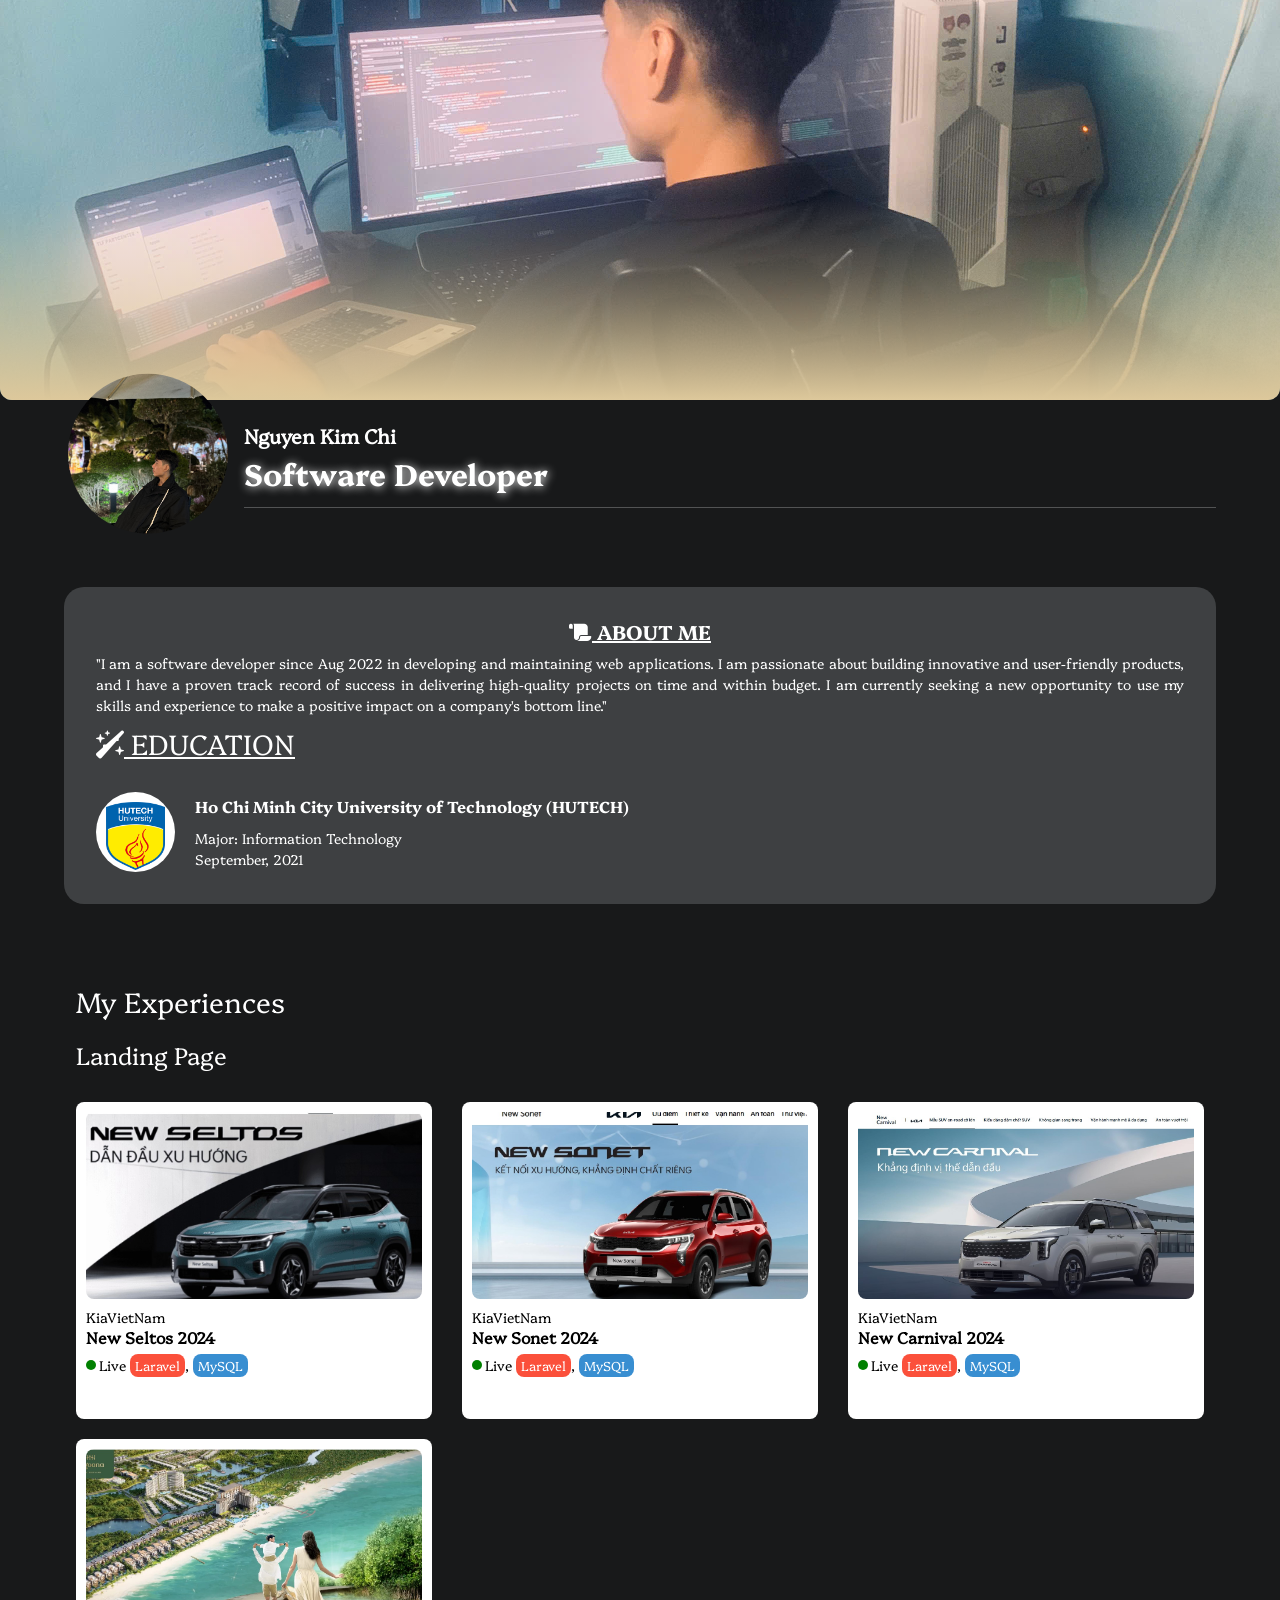
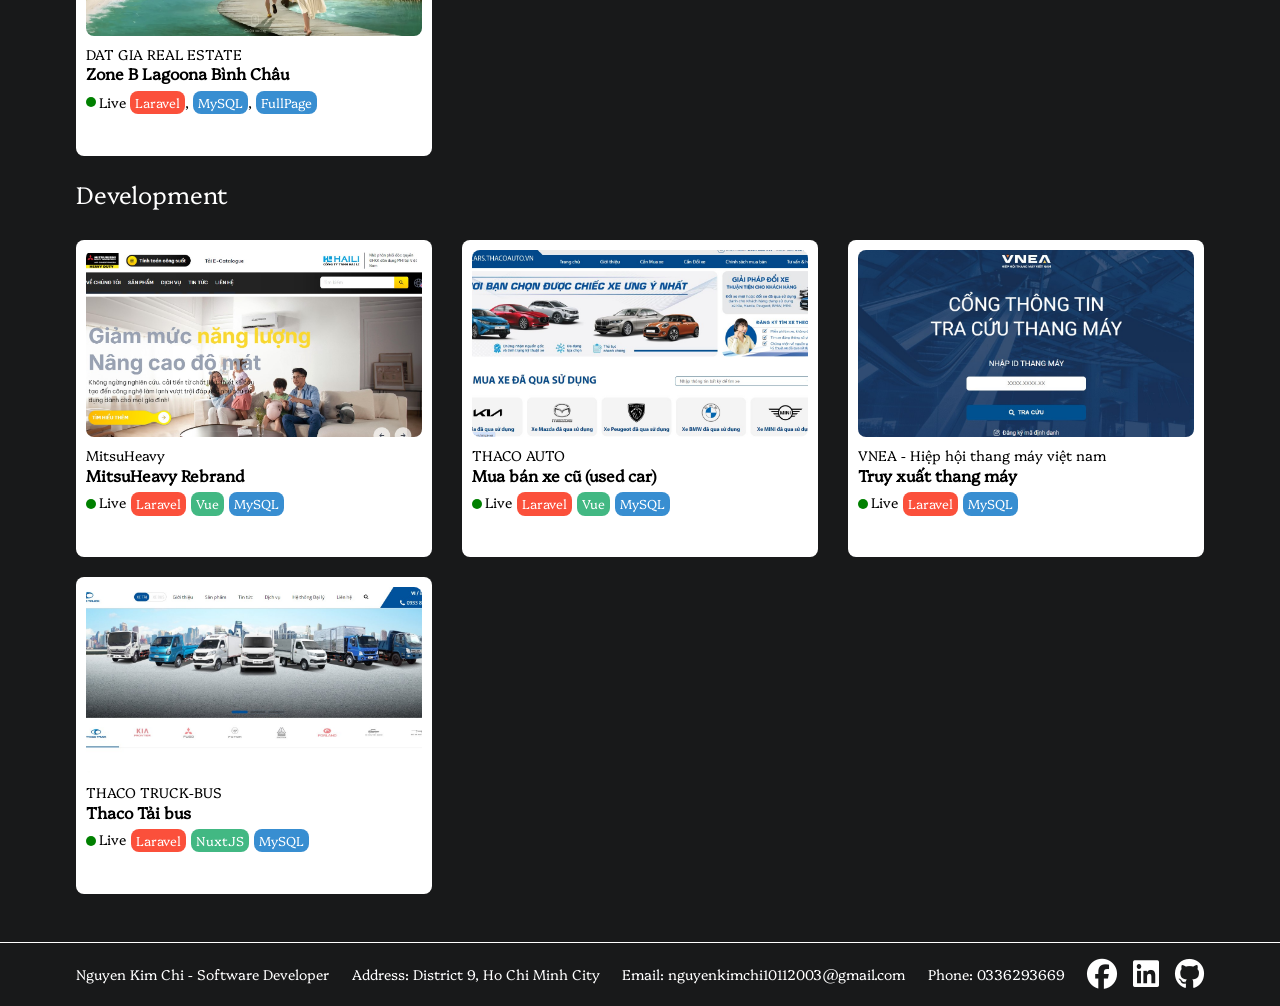
<file: index.html>
<!DOCTYPE html>
<html lang="en">

<head>
  <meta charset="UTF-8" />
  <meta name="viewport" content="width=device-width, initial-scale=1.0" />
  <title>Nguyễn Kim Chí - Developer</title>
  <link rel="icon" type="image/x-icon" href="./asset/images/avatar.jpg">
  <link rel="stylesheet" href="https://cdnjs.cloudflare.com/ajax/libs/font-awesome/6.5.2/css/all.min.css"
    integrity="sha512-SnH5WK+bZxgPHs44uWIX+LLJAJ9/2PkPKZ5QiAj6Ta86w+fsb2TkcmfRyVX3pBnMFcV7oQPJkl9QevSCWr3W6A=="
    crossorigin="anonymous" referrerpolicy="no-referrer" />
  <link rel="stylesheet" href="https://cdn.jsdelivr.net/npm/bootstrap@5.3.3/dist/css/bootstrap.min.css"
    integrity="sha384-QWTKZyjpPEjISv5WaRU9OFeRpok6YctnYmDr5pNlyT2bRjXh0JMhjY6hW+ALEwIH" crossorigin="anonymous">
  <script src="./asset/libs/jquery.js"></script>
  <link rel="stylesheet" href="./asset/css/common.css">
</head>

<body>
  <!-- <header>
    <div class="container">
      <ul class="header-menu">
        <li>
          <a href="projects.html">Projects</a>
        </li>
        <li>
          <a href="documents.html">Documents</a>
        </li>
        <li>
          <a href="services.html">Services</a>
        </li>
        <li>
          <a href="contact.html">Contact</a>
        </li>
      </ul>
    </div>
  </header> -->
  <section class="no-mg-top">
    <div class="container banner-header w-100">
      <img src="./asset/images/background-6.jpg" alt="banner">
      <div class="bg-linear"></div>
    </div>

    <div class="container body-content-top">
      <div class="border-radius-circle avatar">
        <img src="./asset/images/avatar.jpg" alt="avatar">
      </div>

      <div class="content-box-top">
        <a href="https://www.facebook.com/undefined.200114071004/" class="user-name" target="_blank"
          title="facebook">Nguyen Kim Chi</a>
        <h3 class="title-head">Software Developer</h3>
        <hr>
        <!-- <a class="get-latest-cv" href="./asset//files//" download="CV_NGUYEN_KIM_CHI.pdf"><i class="fa-solid fa-file-arrow-down"></i> Get my latest CV</a> -->
      </div>
    </div>
  </section>

  <section class="pb-32">
    <div class="container bg-color-wash container-body-content">
      <div class="body-content">
        <article class="">
          <h4 class="header-section"><i class="fa-solid fa-scroll"></i> About me</h4>
          <p>
            "I am a software developer since Aug 2022 in developing and maintaining web applications.
            I am passionate about building innovative and user-friendly products,
            and I have a proven track record of success in delivering high-quality projects on time and within budget.
            I am currently seeking a new opportunity to use my skills and experience to make a positive impact on a
            company's bottom line."
          </p>
        </article>
        <h3 class="text-underline"><i class="fa-solid fa-wand-sparkles"></i> EDUCATION</h3>
        <div class="edu-row-content">
          <a href="https://www.hutech.edu.vn/" target="_blank" class="logo-edu"><img
              src="./asset/images/logo-hutech.png" alt="logo Hutech">
          </a>
          <div class="edu-right-content">
            <a href="https://www.hutech.edu.vn/" target="_blank" class="Platypi-Bold mb-10" title="HCMUT">Ho Chi Minh
              City
              University of Technology (HUTECH)</a>
            <p>Major: Information Technology</p>
            <p>September, 2021</p>
          </div>
        </div>
      </div>
    </div>
  </section>

  <section id="projects">
    <div class="container">
      <h3>My Experiences</h3>
      <br>
      <h4>Landing Page</h4>

      <ul class="list-layout">
        <li>
          <div class="card-project">
            <div class="card-thumb">
              <img src="./asset/images/projects/seltos-banner.jpg" alt="newseltos-banner">
              <a href="https://newseltos.kiavietnam.com.vn" target="__blank" class="layer-link">
                <i class="fa-solid fa-link"></i>
              </a>
            </div>
            <div class="card-body cusor-pointer">
              <h3 class="fs-14px">KiaVietNam</h3>
              <h4 class="fs-16px fw-bold">New Seltos 2024</h4>
              <div class="fs-14px" style="margin-top: 5px;">
                <span class="dot">Live</span>
                <span class="tag-item laravel">Laravel</span>,
                <span class="tag-item mysql">MySQL</span>
              </div>
            </div>
          </div>
        </li>
        <li>
          <div class="card-project">
            <div class="card-thumb">
              <img src="./asset/images/projects/new-sonet.jpg" alt="newsonet-banner">
              <a href="https://newsonet.kiavietnam.com.vn" target="__blank" class="layer-link">
                <i class="fa-solid fa-link"></i>
              </a>
            </div>
            <div class="card-body cusor-pointer">
              <h3 class="fs-14px">KiaVietNam</h3>
              <h4 class="fs-16px fw-bold">New Sonet 2024</h4>
              <div class="fs-14px" style="margin-top: 5px;">
                <span class="dot">Live</span>
                <span class="tag-item laravel">Laravel</span>,
                <span class="tag-item mysql">MySQL</span>
              </div>
            </div>
          </div>
        </li>
        <li>
          <div class="card-project">
            <div class="card-thumb">
              <img src="./asset/images/projects/new-carnival.jpg" alt="carnival-banner">
              <a href="https://newcarnival.kiavietnam.com.vn" target="__blank" class="layer-link">
                <i class="fa-solid fa-link"></i>
              </a>
            </div>
            <div class="card-body cusor-pointer">
              <h3 class="fs-14px">KiaVietNam</h3>
              <h4 class="fs-16px fw-bold">New Carnival 2024</h4>
              <div class="fs-14px" style="margin-top: 5px;">
                <span class="dot">Live</span>
                <span class="tag-item laravel">Laravel</span>,
                <span class="tag-item mysql">MySQL</span>
              </div>
            </div>
          </div>
        </li>
        <li>
          <div class="card-project">
            <div class="card-thumb">
              <img src="./asset/images/projects/lagoona.jpg" alt="lagoona-banner">
              <a href="https://harmony.lagoonabinhchau.com" target="__blank" class="layer-link">
                <i class="fa-solid fa-link"></i>
              </a>
            </div>
            <div class="card-body cusor-pointer">
              <h3 class="fs-14px">DAT GIA REAL ESTATE</h3>
              <h4 class="fs-16px fw-bold">Zone B Lagoona Bình Châu</h4>
              <div class="fs-14px" style="margin-top: 5px;">
                <span class="dot">Live</span>
                <span class="tag-item laravel">Laravel</span>,
                <span class="tag-item mysql">MySQL</span>,
                <span class="tag-item mysql">FullPage</span>
              </div>
            </div>
          </div>
        </li>
      </ul>
      <br>
      <h4>Development</h4>
      <ul class="list-layout" id="post-development"></ul>
    </div>
  </section>

  <footer class="footer">
    <div class="container footer-wrapper">
      <p>Nguyen Kim Chi - Software Developer</p>
      <p>Address: District 9, Ho Chi Minh City</p>
      <p>Email: <a href="mailto:nguyenkimchi10112003@gmail.com">nguyenkimchi10112003@gmail.com</a></p>
      <p>Phone: <a href="tel:0336293669">0336293669</a></p>
      <div class="social-links">
        <a href="https://www.facebook.com/profile.php?id=100014054799487" target="_blank" title="Facebook"><i
            class="fa-brands fa-facebook"></i></a>
        <a href="https://www.linkedin.com/in/chi-nguyen-kim-485829257/" target="_blank" title="LinkedIn"><i
            class="fa-brands fa-linkedin"></i></a>
        <a href="https://github.com/nkchidev" target="_blank" title="GitHub"><i class="fa-brands fa-github"></i></a>
      </div>
    </div>
  </footer>

  <script src="./asset/js/compress-common.js"></script>
</body>

</html>
</file>
<file: asset/css/common.css>
@font-face{font-display:swap;font-family:Platypi-Light;font-style:normal;font-weight:400;src:url(/fonts/Platypi-Light.eot?0f2822ccea7436b4a9ddb1f6c9293949);src:url(/fonts/Platypi-Light.eot?0f2822ccea7436b4a9ddb1f6c9293949?#iefix) format("embedded-opentype"),url(/fonts/Platypi-Light.woff?a6915fef13dc834ef7b5527ddf1bec10) format("woff"),url(/fonts/Platypi-Light.ttf?b69b029764edb0e29d41c09915b913a3) format("truetype"),url(/fonts/Platypi-Light.svg?9fc4a8e43ee782ee4c9370b7bbb3fd6c) format("svg")}@font-face{font-display:swap;font-family:Platypi-Bold;font-style:normal;font-weight:400;src:url(/fonts/Platypi-Bold.eot?cd5f984ec08a9dfe50836530cebbd31a);src:url(/fonts/Platypi-Bold.eot?cd5f984ec08a9dfe50836530cebbd31a?#iefix) format("embedded-opentype"),url(/fonts/Platypi-Bold.woff?7bff75bfacc10e22157ad81633961ea2) format("woff"),url(/fonts/Platypi-Bold.ttf?818a7e3184427b46f45217ff11e841ec) format("truetype"),url(/fonts/Platypi-Bold.svg?f00c391ce7ed04a15aa8ee33bf4b5b83) format("svg")}:root{--transition-base:all 0.4s linear;--font-family-light:"Platypi-Light";--font-family-bold:"Platypi-Bold";--wash:#3e4042;--web-wash:#18191a;--c-text-sm:12px;--c-text-base:14px;--c-text-lg:16px;--c-text-xl:20px}.Platypi-Bold{font-family:var(--font-family-bold)!important}body,html{margin:0;padding:0}body{background-color:var(--web-wash);font-family:Platypi-Light,sans-serif;height:1000px;overflow-y:auto}::-webkit-scrollbar{background:none;width:8px}::-webkit-scrollbar-thumb{background:#e1e1e1;border-radius:10px;cursor:pointer}img{height:auto;-o-object-fit:contain;object-fit:contain;width:100%}*,a{color:#fff;font-family:var(--font-family-light)}p{font-size:var(--c-text-base);line-height:1.5;margin:0 0 10px;text-align:justify}a{text-decoration:none}.bg-color-wash{background-color:var(--wash)}.container{margin:0 auto;max-width:1360px;width:90%}.position-fixed{position:fixed}.text-underline{text-decoration:underline}.mb-10{margin-bottom:10px}@media screen and (max-width:960px){.container{margin:0 auto;width:calc(100% - 40px)}}@media screen and (max-width:768px){.container{width:calc(100% - 10px)}}h1,h2,h3,h4,h5,h6,p{margin:0;padding:0}article p{margin:10px 0}section{margin-bottom:3rem}@media only screen and (max-width:991px){section{margin-bottom:1.5rem}}.no-mg-top{margin-top:0!important}ul{list-style:none;margin:0;padding:0}.banner-header{align-items:center;border-bottom-left-radius:12px;border-bottom-right-radius:12px;display:flex;height:400px;overflow:hidden;padding:0;position:relative}.banner-header img{height:auto;-o-object-fit:contain;object-fit:contain;width:100%}@media only screen and (max-width:991px){.banner-header{height:200px}}.bg-linear{background:linear-gradient(180deg,hsla(41,49%,74%,0) 50%,#ddc89b);height:100%;left:0;position:absolute;top:0;width:100%}.body-content-top{padding:0 0 15px;position:relative}.border-radius-circle{border-radius:50%;overflow:hidden}.avatar{border:4px solid hsla(41,49%,74%,0);height:168px;left:0;position:absolute;top:0;transform:translateY(-30%);transition:var(--transition-base);width:168px}.avatar:hover{border:4px solid #fff}.content-box-top{margin-left:180px;margin-top:20px}.user-name{font-size:var(--c-text-xl);font-weight:700}.title-head{font-family:var(--font-family-bold);font-size:30px;margin:5px 0;text-shadow:1px 1px 10px #fff}.get-latest-cv{border-radius:8px;display:inline-block;font-size:var(--c-text-sm);padding:5px 10px;transition:var(--transition-base)}.get-latest-cv:hover{background-color:var(--wash)}.container-body-content{border-radius:20px}.container-body-content .body-content{padding:2rem 20px}.header-section{font-family:var(--font-family-bold);font-size:var(--c-text-xl);text-align:center;text-decoration:underline;text-transform:uppercase}.logo-edu{background-color:#fff;border-radius:50%;height:80px;overflow:hidden;padding:10px;width:80px}.edu-row-content{display:flex;gap:20px;margin-top:2rem}.edu-right-content{display:flex;flex-direction:column;justify-content:center;width:calc(100% - 80px)}.footer{border-top:1px solid #fff;padding:1rem 0;width:100%}.footer .footer-wrapper{align-items:center;display:flex;flex-wrap:wrap;justify-content:space-between}.footer .footer-wrapper .social-links{display:flex;gap:1rem}.footer .footer-wrapper .social-links i{font-size:30px}@media only screen and (max-width:1200px){.footer .footer-wrapper{flex-direction:column;gap:.5rem}}.pb-32{padding-bottom:32px}@media only screen and (max-width:991px){.pb-32{padding-bottom:16px}}.color-black{color:#000}.fs-16px{font-size:16px}.fs-14px{font-size:14px}.fs-12px{font-size:12px}ul.list-layout{display:flex;flex-wrap:wrap;gap:20px;justify-content:space-between;list-style:none;margin-top:2rem;padding:0}ul.list-layout li{max-width:400px;width:calc(25% - 20px)}@media screen and (max-width:1360px){ul.list-layout li{max-width:400px;width:calc(33% - 16px)}}@media screen and (max-width:1080px){ul.list-layout li{max-width:400px;width:calc(50% - 20px)}}@media screen and (max-width:560px){ul.list-layout li{max-width:unset;width:100%}}.card-project{background-color:#fff;border-radius:8px;display:flex;flex-direction:column;gap:10px;padding:10px}.card-project .card-thumb{align-items:center;aspect-ratio:1.8;background-color:gray;border-radius:8px;display:flex;overflow:hidden;position:relative}.card-project .card-thumb .layer-link{align-items:center;background:rgba(0,0,0,.4);display:flex;height:100%;justify-content:center;opacity:0;position:absolute;transition:all .2s linear;width:100%}.card-project .card-thumb .layer-link i{color:#fff;font-size:30px}.card-project *{color:#000}.card-project .card-thumb img{height:100%;-o-object-fit:cover;object-fit:cover;transition:all .2s linear;width:100%}.card-project .card-thumb:hover img{transform:scale(1.2)}.card-project .card-thumb:hover .layer-link{opacity:1}.card-project .card-body{display:flex;flex-direction:column;gap:2px;height:100px}.cusor-pointer{cursor:pointer}.dot{align-items:center;display:inline-block;padding-left:13px;position:relative}.dot:before{background-color:green;border-radius:50%;content:"";display:block;height:10px;left:0;position:absolute;top:50%;transform:translateY(-50%);width:10px}.tag-item{background:green;border-radius:8px;color:#fff;display:inline-block;font-size:13px;padding:2px 5px}.tag-item.laravel{background:#fb503b}.tag-item.mysql{background:#388ed1}.tag-item.vue{background:#42b883}header{background:#46484b;height:50px;width:100%}header .container{display:flex;height:100%;justify-content:center}header ul.header-menu{display:flex;gap:2px;height:100%}header ul.header-menu li{align-items:center;display:flex;height:100%}header ul.header-menu li a{align-items:center;border-radius:6px;display:flex;height:calc(100% - 8px);padding:0 15px;transition:all .2s linear}header ul.header-menu li a:hover{background:#6f7276}.tags-list{display:flex;gap:5px}
</file>
